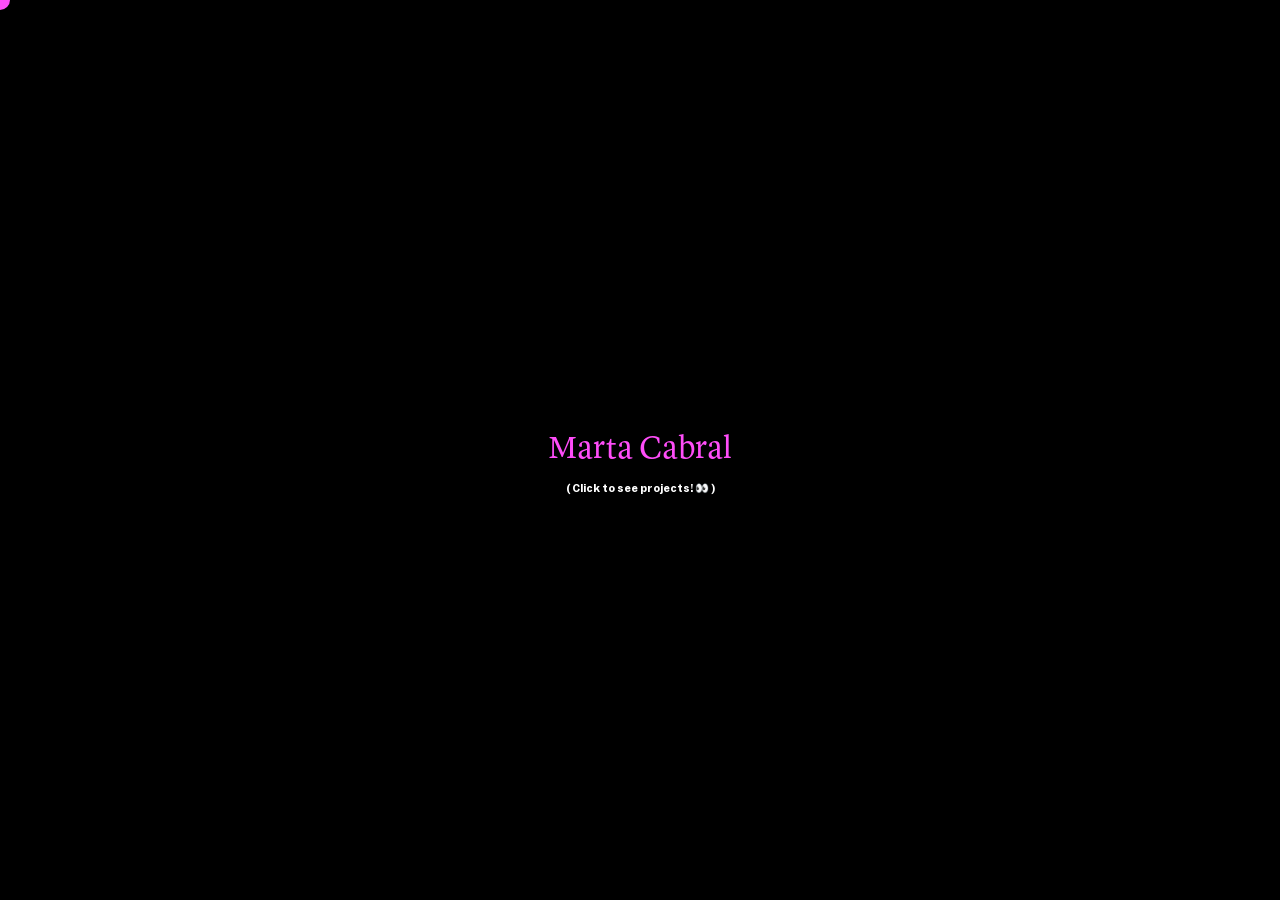
<file: index.html>
<html lang="en">
  <head>
    <meta charset="UTF-8" />
    <meta name="viewport" content="width=device-width, initial-scale=1.0" />
    <title>Marta Cabral</title>
    <link rel="icon" type="image/x-icon" href="images/favicon.ico" />
    <style>
      @font-face {
        font-family: SfRegular;
        src: url(fonts/Lyon\ Text\ Regular.otf);
      }

      @font-face {
        font-family: SFBold;
        src: url(fonts/Lyon\ Text\ Regular\ No.\ 2.otf);
      }
      @font-face {
        font-family: SaBold;
        src: url(fonts/ABCSocial-Black-Trial.woff);
      }
      body {
        overflow: hidden; /* Lock scrolling */
        margin: 0;
        padding: 0;
      }

      .Entrance {
        background-color: #000;
        cursor: none;
      }

      .custom-cursor {
        position: fixed;
        width: 20px;
        height: 20px;
        background-color: #ff4df9;
        border-radius: 50%;
        pointer-events: none; /* Ensures the cursor doesn't block clicks */
        transform: translate(-50%, -50%);
        z-index: 1000;
        transition: transform 0.3s ease;
      }

      .content__img {
        max-width: 200px;
        position: absolute;
        top: 0;
        left: 0;
        opacity: 0;
      }

      .center-link {
        position: absolute;
        top: 50%;
        left: 50%;
        transform: translate(-50%, -50%);
        font-family: SfRegular, serif;
        color: #ff4df9;
        font-size: 2rem;
        text-decoration: none;
        z-index: 10;
        transition: color 0.3s ease;
      }

      .indication {
        position: absolute;
        top: 53%;
        left: 50%;
        transform: translate(-50%, -50%);
        font-family: SaBold, sans-serif;
        color: #ffffff;
        font-size: 0.7rem;
        transition: color 0.3s ease;
      }

      .center-link:hover {
        background-color: #ff4df9;
        color: #000000;
      }

      @media (max-width: 900px) {
        .Entrance {
          width: 100vw;
          height: 100vh;
          margin: 0;
        }
        .custom-cursor {
          display: none;
        }
        .center-link {
          font-size: 1.2rem;
        }

        .indication {
          top: 55%;
          font-size: 0.5rem;
        }

        .content__img {
          max-width: 90px;
        }
      }
    </style>
  </head>
  <!-- Google tag (gtag.js) -->
  <script
    async
    src="https://www.googletagmanager.com/gtag/js?id=G-PMYCKTF0H9"
  ></script>
  <script>
    window.dataLayer = window.dataLayer || [];
    function gtag() {
      dataLayer.push(arguments);
    }
    gtag("js", new Date());

    gtag("config", "G-PMYCKTF0H9");
  </script>

  <body class="Entrance">
    <!-- Link in the center -->
    <div class="custom-cursor"></div>
    <a href="projects.html" class="center-link">Marta Cabral</a>

    <p class="indication">( Click to see projects! 👀 )</p>

    <div class="content">
      <img class="content__img" src="img/001.png" />
      <img class="content__img" src="img/002.png" />
      <img class="content__img" src="img/003.png" />
      <img class="content__img" src="img/004.png" />
      <img class="content__img" src="img/005.png" />
      <img class="content__img" src="img/006.png" />
      <img class="content__img" src="img/007.png" />
      <img class="content__img" src="img/008.png" />
      <img class="content__img" src="img/009.png" />
      <img class="content__img" src="img/010.png" />
      <img class="content__img" src="img/011.png" />
    </div>

    <!-- Sketch -->
    <script src="script.js"></script>
    <script src="imagesloaded.pkgd.min.js"></script>
    <script src="TweenMax.min.js"></script>
    <script src="sketch.js"></script>
  </body>
</html>
</file>
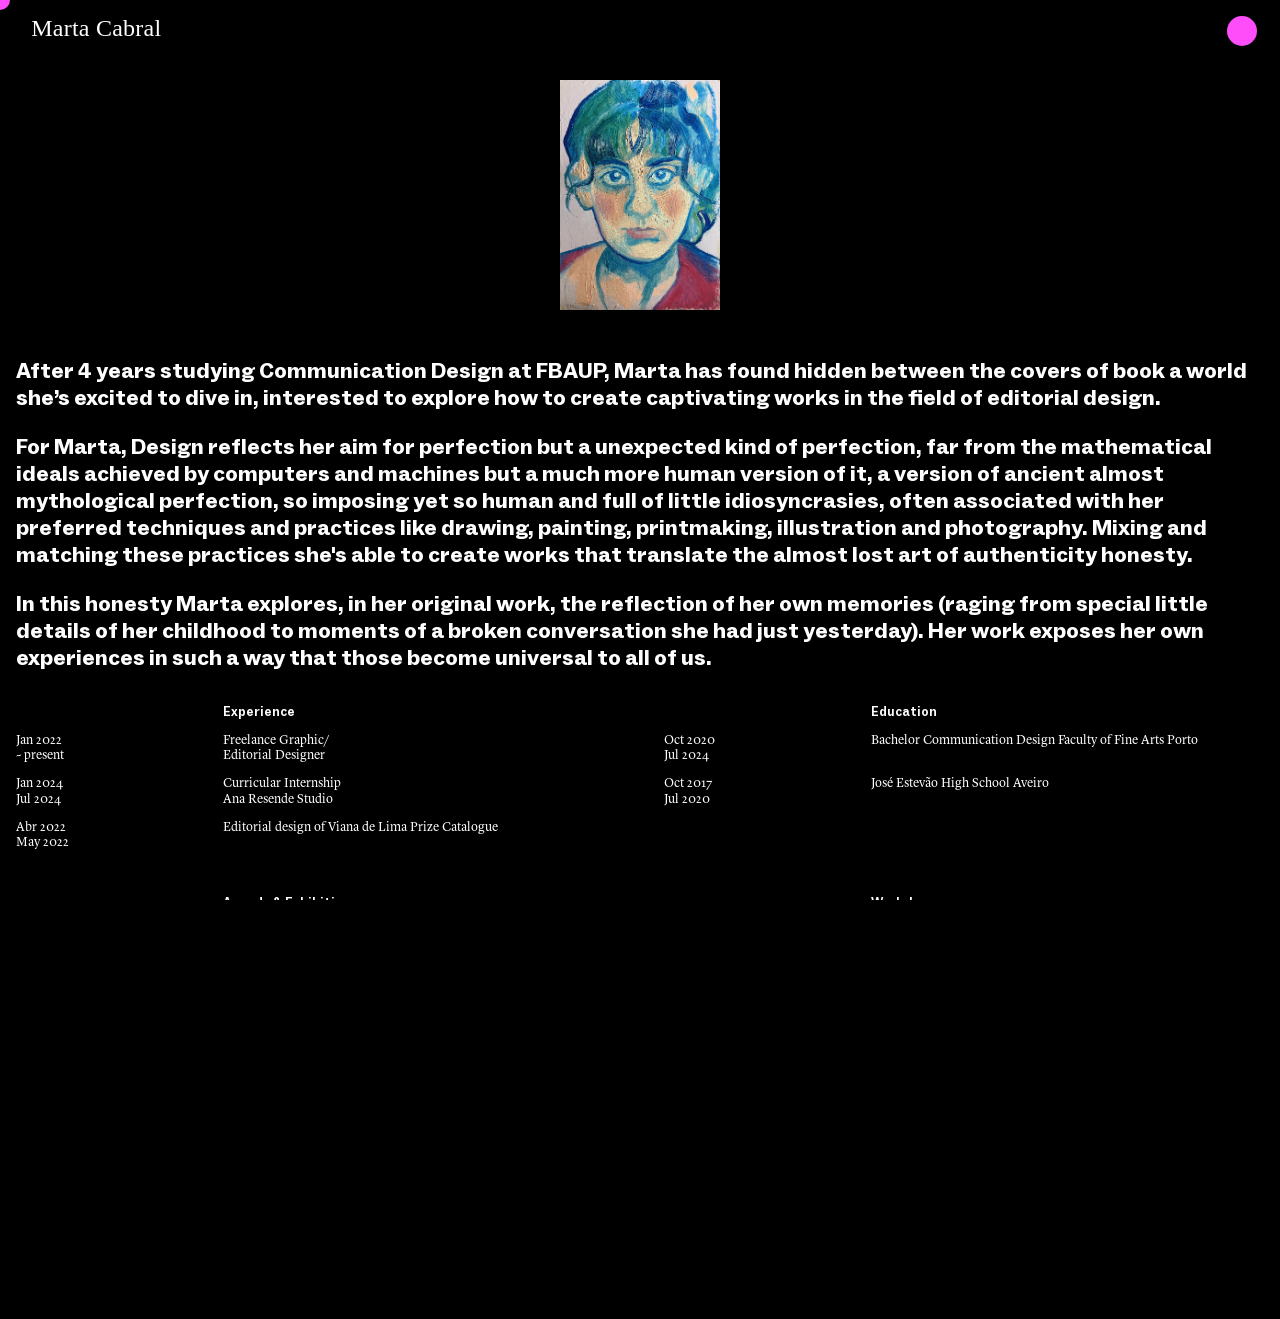
<file: about.html>
<!DOCTYPE html>
<html lang="en">
  <head>
    <meta charset="UTF-8" />
    <meta name="viewport" content="width=device-width, initial-scale=1.0" />
    <title>Marta Cabral · About</title>
    <link rel="stylesheet" href="style.css" />
    <link rel="icon" type="image/x-icon" href="images/favicon.ico" />
  </head>
  <!-- Google tag (gtag.js) -->
  <script
    async
    src="https://www.googletagmanager.com/gtag/js?id=G-PMYCKTF0H9"
  ></script>
  <script>
    window.dataLayer = window.dataLayer || [];
    function gtag() {
      dataLayer.push(arguments);
    }
    gtag("js", new Date());

    gtag("config", "G-PMYCKTF0H9");
  </script>

  <body class="dark-mode about">
    <div class="custom-cursor"></div>
    <!-- NAV -->
    <nav id="desktop">
      <h1><a id="head" href="projects.html">Marta Cabral</a></h1>
      <button id="mode-toggle"></button>
    </nav>

    <nav id="mobile">
      <h1><a href="projects.html">Marta Cabral</a></h1>
      <button id="mode-toggle"></button>
    </nav>
    <!-- END NAV -->

    <section id="about">
      <div class="content">
        <img
          style="display: block; width: 10em; margin: 0 auto 3em auto"
          src="images/profile.png"
        />
        <p class="bio">
          After 4 years studying Communication Design at FBAUP, Marta has found
          hidden between the covers of book a world she’s excited to dive in,
          interested to explore how to create captivating works in the field of
          editorial design.
        </p>

        <p class="bio">
          For Marta, Design reflects her aim for perfection but a unexpected
          kind of perfection, far from the mathematical ideals achieved by
          computers and machines but a much more human version of it, a version
          of ancient almost mythological perfection, so imposing yet so human
          and full of little idiosyncrasies, often associated with her preferred
          techniques and practices like drawing, painting, printmaking,
          illustration and photography. Mixing and matching these practices
          she's able to create works that translate the almost lost art of
          authenticity honesty.
        </p>
        <p class="bio">
          In this honesty Marta explores, in her original work, the reflection
          of her own memories (raging from special little details of her
          childhood to moments of a broken conversation she had just yesterday).
          Her work exposes her own experiences in such a way that those become
          universal to all of us.
        </p>

        <div class="cv-info">
          <div>
            <div class="position">
              <p>&nbsp;&nbsp;</p>
              <p><em>Experience</em></p>
            </div>
            <div class="position">
              <p>Jan 2022<br />~ present</p>
              <p>Freelance Graphic/<br />Editorial Designer</p>
            </div>
            <div class="position">
              <p>Jan 2024<br />Jul 2024</p>
              <p>Curricular Internship<br />Ana Resende Studio</p>
            </div>
            <div class="position">
              <p>Abr 2022<br />May 2022</p>
              <p>Editorial design of Viana de Lima Prize Catalogue</p>
            </div>
          </div>

          <div>
            <div class="position">
              <p>&nbsp;&nbsp;</p>
              <p><em>Education</em></p>
            </div>
            <div class="position">
              <p>Oct 2020 <br />Jul 2024</p>
              <p>Bachelor Communication Design Faculty of Fine Arts Porto</p>
            </div>
            <div class="position">
              <p>Oct 2017<br />Jul 2020</p>
              <p>José Estevão High School Aveiro</p>
            </div>
          </div>
        </div>
        <div class="cv-info">
          <div>
            <div class="position">
              <p>&nbsp;&nbsp;</p>
              <p><em>Awards & Exhibitions</em></p>
            </div>
            <div class="position">
              <p>2024</p>
              <p>CPLP Biennial Exhibition of Young Creators</p>
            </div>
            <div class="position">
              <p>2024</p>
              <p>
                Artistic Residency within the scope of the CPLP Young Creators
                Biennial
              </p>
            </div>
            <div class="position">
              <p>2024</p>
              <p>
                Exhibition of Finalists of the Communication Design Degree “Tá
                Fechado”
              </p>
            </div>
            <div class="position">
              <p>2024</p>
              <p>
                Organizing committee of the “Tá Fechado” Communication Design
                Degree Finalist Exhibition
              </p>
            </div>
            <div class="position">
              <p>2023</p>
              <p>
                “Mostra Nacional Jovens Criadores Gerador”, Youth Hostel of Vila
                do Conde
              </p>
            </div>
            <div class="position">
              <p>2023</p>
              <p>Selection “Mostra Nacional Jovens Criadores Gerador”</p>
            </div>
            <div class="position">
              <p>2023</p>
              <p>Group show “Intervalo - Antes E Depois, O Desenho”</p>
            </div>
          </div>

          <div>
            <div class="position">
              <p>&nbsp;&nbsp;</p>
              <p><em>Workshops</em></p>
            </div>
            <div class="position">
              <p>2024</p>
              <p>Figma 101 Workshop — FBAUP Design Inc.</p>
            </div>
            <div class="position">
              <p>2023</p>
              <p>Polypropylene Printmaking Workshop — Oficina Mescla</p>
            </div>
            <div class="position">
              <p>2022</p>
              <p>
                Printmaking Workshop — Jacek Szewczyk and Christopher Nowicki —
                FBAUP
              </p>
            </div>
            <div class="position">
              <p>2021</p>
              <p>Drawing and Construction Workshop — João Xará — GrETUA</p>
            </div>
            <div class="position">
              <p>2020</p>
              <p>
                Character building workshop with Joana Afonso — XS design Xpress
              </p>
            </div>
            <div style="margin-top: 5em" class="position">
              <p>&nbsp;&nbsp;</p>
              <p><em>Special Thanks</em></p>
            </div>
            <div class="position">
              <p>&nbsp;&nbsp;</p>
              <a href="https://erre.kickvoidloop.com/ricardo/" target="_blank">
                <p><ins>⚡</ins> Ricardo Sousa</p></a
              >
            </div>
          </div>
        </div>
        <div id="inquiries">
          <p>inquiries to mmacabral.work@gmail.com</p>
          <div>
            <a
              href="https://www.instagram.com/m.art.acabral?utm_source=ig_web_button_share_sheet&igsh=ZDNlZDc0MzIxNw=="
              style="margin-right: 1em"
              >instagram</a
            >
            <a
              href="https://www.linkedin.com/in/marta-cabral-426551279"
              style="margin-right: 1em"
              >linkedin</a
            >
          </div>
        </div>

        <!-- Visual Notes -->
        <!-- Archive of Expressions -->
        <!-- Collected Observations -->
        <!-- <h4>Visual Archive of Lost Things</h4>
          <div class="imgGrid">
            <img src="images/ARQ1.png" loading="lazy" alt="image" />

            <img src="images/ARQ2.png" loading="lazy" alt="image" />

            <img src="images/ARQ3.png" loading="lazy" alt="image" />

            <img src="images/ARQ9.jpg" loading="lazy" alt="image" />
            <img src="images/ARQ4.png" loading="lazy" alt="image" />

            <img src="images/ARQ5.png" loading="lazy" alt="image" />

            <img src="images/ARQ6.png" loading="lazy" alt="image" />

            <img src="images/ARQ7.png" loading="lazy" alt="image" />

            <img src="images/ARQ8.png" loading="lazy" alt="image" />
          </div> -->
      </div>
    </section>
    <script src="script.js" defer></script>
  </body>
</html>
</file>
<file: style.css>
* {
  margin: 0;
  padding: 0;
  border: 0;
  /* box-sizing: border-box; */ /*<--consider using this one too*/
}

/* comentário rápido Cmd + Shift + 7 */

html,
body,
div,
span,
applet,
object,
iframe,
h1,
h2,
h3,
h4,
h5,
h6,
p,
blockquote,
pre,
a,
abbr,
acronym,
address,
big,
cite,
code,
del,
dfn,
em,
img,
ins,
kbd,
q,
s,
samp,
small,
strike,
strong,
sub,
sup,
tt,
var,
b,
u,
i,
center,
dl,
dt,
dd,
ol,
ul,
li,
fieldset,
form,
label,
legend,
table,
caption,
tbody,
tfoot,
thead,
tr,
th,
td,
article,
aside,
canvas,
details,
embed,
figure,
figcaption,
footer,
header,
hgroup,
menu,
nav,
output,
ruby,
section,
summary,
time,
mark,
audio,
video {
  margin: 0;
  padding: 0;
  border: 0;
  font-size: 100%;
  font: inherit;
  vertical-align: baseline;
}
/* HTML5 display-role reset for older browsers */
article,
aside,
details,
figcaption,
figure,
footer,
header,
hgroup,
menu,
nav,
section {
  display: block;
}
body {
  line-height: 1;
}
ol,
ul {
  list-style: none;
}
blockquote,
q {
  quotes: none;
}
blockquote:before,
blockquote:after,
q:before,
q:after {
  content: "";
  content: none;
}
table {
  border-collapse: collapse;
  border-spacing: 0;
}
/* ---------------------FORMAT--------------------------- 


/* ---------------------BEGIN--------------------------- 
 */

body,
html {
  height: 100%;
  overflow: hidden; /* Evita o scroll padrão */
  margin: 0 auto;
  transition: 0.3s ease;
  font-family: SaBold, re;
  cursor: none;
  scroll-behavior: smooth;
}

@font-face {
  font-family: SaBold;
  src: url(fonts/ABCSocial-Black-Trial.woff);
}

@font-face {
  font-family: SaRegular;
  src: url(fonts/ABCSocial-Bold-Trial.woff);
}

@font-face {
  font-family: SfRegular;
  src: url(fonts/Lyon\ Text\ Regular.otf);
}

@font-face {
  font-family: SFBold;
  src: url(fonts/Lyon\ Text\ Regular\ No.\ 2.otf);
}

@font-face {
  font-family: icons;
  src: url(fonts/VG5000-Regular_web.woff);
}

h1 {
  font-size: 1.5rem;
  padding-left: 1.3em;
  font-family: SrBold, serif;
  letter-spacing: 0.01em;
}

h2 {
  font-size: 2rem;
  font-family: SaBold, sans-serif;
}

h4 {
  font-family: SaBold;
  font-size: 0.9rem;
  margin: 5em 0 1em 0;
  color: #ff4df9;
}

em {
  font-family: SaRegular, sans-serif;
}

sup {
  vertical-align: super;
  font-size: 1rem;
}

a {
  text-decoration: none;
  color: #ffffff;
  cursor: none;
}

ins {
  font-family: icons;
  text-decoration: none;
}

::selection {
  background-color: #ff4df9; /* Personal pink */
  color: #ffffff; /* Optional: Adjust for contrast */
}

::-webkit-selection {
  background-color: #ff28f8; /* For Webkit browsers */
  color: #ffffff;
}

/* ------------ LIGHT AND DARK MODE --------------- */

.light-mode {
  background-color: #e6e6e5;
  color: #000000;
}

.light-mode a {
  color: #000000;
}

.light-mode .left {
  border-right: 1px solid #000;
}
.light-mode h4 {
  color: #000;
}

.light-mode #mode-toggle2 {
  color: #000;
}

.light-mode button {
  width: 30px;
  height: 30px;
  background-color: #ff4df9;
  border-radius: 50%;
  margin-right: 1.7em;
  cursor: none;
}

/* .light-mode .custom-cursor {
  background-color: #000;
  border: 1px solid #ff4df9;
} */

.dark-mode {
  background-color: #000000;
  color: #ffffff;
}

.dark-mode button {
  width: 30px;
  height: 30px;
  background-color: #ff4df9;
  border-radius: 50%;
  margin-right: 1.7em;
  /* color: #ffffff; */
}
/* ------------ LIGHT AND DARK MODE --------------- */

/*  ------------------------------------------------ */
/* AREA 51 ----------------------------------TESTING */
/* ------------------------------------------------- */
/* ------------------------------------------------- */

.custom-cursor {
  position: fixed;
  width: 20px;
  height: 20px;
  background-color: #ff4df9;
  border-radius: 50%;
  pointer-events: none; /* Ensures the cursor doesn't block clicks */
  transform: translate(-50%, -50%);
  z-index: 1000;
  transition: transform 0.3s ease;
}

/*  ------------------------------------------------ */
/* AREA 51 ----------------------------------TESTING */
/* ------------------------------------------------- */
/* ------------------------------------------------- */

/* ------------ NAV --------------- */
nav {
  position: fixed;
  width: 100%;
  top: 1em;
  display: flex;
  justify-content: space-between;
  font-family: SaBold, sans-serif;
  z-index: 900;
}

#mobile {
  display: none;
}
/* ------------ END NAV --------------- */

.box {
  display: flex;
  /* width: 200vw; */
  height: 100%;
  padding: 0 2em;
}

.left,
.right {
  width: 50vw;
  height: 85%;
  overflow-y: scroll; /* Habilita scroll vertical em cada lado */
  padding: 5em 0 1em 0;
  margin-bottom: 1em;
  scroll-behavior: smooth;
}

.left {
  padding-right: 2em;
  border-right: 0.8px solid #ffffff;
  scrollbar-width: none; /* Firefox */
  -ms-overflow-style: none; /* Internet Explorer 10+ */
}

.left::-webkit-scrollbar {
  display: none; /* Chrome, Safari, Edge */
}

.right {
  padding-left: 2em;
  scrollbar-width: none; /* Firefox */
  -ms-overflow-style: none; /* Internet Explorer 10+ */
}

.right::-webkit-scrollbar {
  display: none; /* Chrome, Safari, Edge */
}

/* --------------- SLIDER ----------- */
.slider {
  width: 100%;
  overflow: hidden;
  position: relative;
  transition: 0.5s ease;
  text-align: center; /* Center the images horizontally */
  user-select: none;
  margin-top: 0.3em;
}

.slider img {
  width: 100%;
  display: none;
  -webkit-user-select: none;
  user-select: none;
  object-fit: cover;
}

.slider img.active {
  display: block;
  margin: 0 auto;
  -webkit-user-select: none;
  user-select: none;
}
/* ---------- END SLIDER ----------- */

/* ---------- PROJECT INFO ----------- */
.project-info {
  display: grid;
  grid-template-columns: 1fr 1fr 3fr;
  gap: 13px;
  margin: 1em 0 4em 0;
  font-size: 0.85rem;
  line-height: 1.12;
  font-family: SfRegular, serif;
}

.project-info p:last-child {
  font-family: SaRegular, sans-serif;
}
/* ---------- END PROJECT INFO ----------- */

/* ------- LEFT ------- */

.bio {
  font-size: 1.4rem;
  line-height: 1.2;
  margin-bottom: 1em;
}

#inquiries {
  text-decoration: underline;
  display: flex;
  justify-content: space-between;
  align-items: center;
  font-family: SfRegular, sans-serif;
  font-size: 0.9rem;
  margin: 2.5em 0 0 0;
}

.cv-info {
  display: grid;
  grid-template-columns: 1fr 1fr;
  gap: 3em;
  margin-top: 2em;
}

.position {
  display: grid;
  grid-template-columns: 1fr 2fr;
  gap: 10px;
  margin-bottom: 1em;
  font-family: SfRegular, serif;
  font-size: 0.8rem;
  line-height: 1.2;
}

/* ----------- VIUSAL GRID ------------ */
.imgGrid {
  display: grid;
  grid-template-columns: repeat(5, 1fr);
  gap: 10px;
  width: 100%;
}

.imgGrid img {
  display: block;
  width: 100%;
  height: auto;
  object-fit: cover;
  -webkit-filter: grayscale(100%); /* Safari 6.0 - 9.0 */
  filter: grayscale(100%) contrast(100%);
  transition: 0.3s ease;
}

.imgGrid img:hover {
  -webkit-filter: none; /* Safari 6.0 - 9.0 */
  filter: none;
}
/* -----------END VIUSAL GRID ------------ */
/* ------------------- END LEFT ----------------- */

/* --------- ABOUT ------------ */

.about {
  overflow: auto;
}

#about {
  padding: 5em 1em 5em 1em;
}

#back {
  font-size: 1rem;
  padding-right: 1em;
  background-color: none;
  color: #fff;
}

/* -------------- RESPONSIVE --------- */
@media (max-width: 900px) {
  h1 {
    font-size: 1.2rem;
    padding-left: 0.8em;
  }

  ins {
    font-size: 1.5rem;
  }

  button {
    padding-right: 1em;
  }
  .custom-cursor {
    display: none;
  }

  #desktop {
    display: none;
  }
  #mobile {
    display: flex;
  }

  #about {
    padding-bottom: 0;
  }

  .box {
    padding: 0;
  }

  .left {
    display: none; /* Esconde a seção Left */
  }
  .right {
    width: 100vw;
    padding: 5em 1em 2em 1em;
  }

  .imgGrid {
    display: grid;
    grid-template-columns: repeat(3, 1fr);
    gap: 10px;
    width: 100%;
  }

  .project-info {
    font-size: 0.7rem;
    display: grid;
    grid-template-columns: 1fr 1fr;
    grid-template-rows: auto auto;
    grid-template-areas:
      "description description"
      "size materials";
    gap: 13px;
  }

  .project-info p:nth-child(1) {
    grid-area: size; /* Position the first <p> */
  }

  .project-info p:nth-child(2) {
    grid-area: materials; /* Position the second <p> */
  }

  .project-info p:nth-child(3) {
    grid-area: description; /* Position the third <p> */
  }

  #inquiries {
    display: flex;
    flex-wrap: wrap;
    margin: 2.5em 0 2em 0;
  }

  #inquiries > p {
    margin-bottom: 1em;
  }

  .cv-info {
    display: grid;
    grid-template-columns: 1fr;
    gap: 1em;
    margin-top: 1em;
  }
}
</file>
